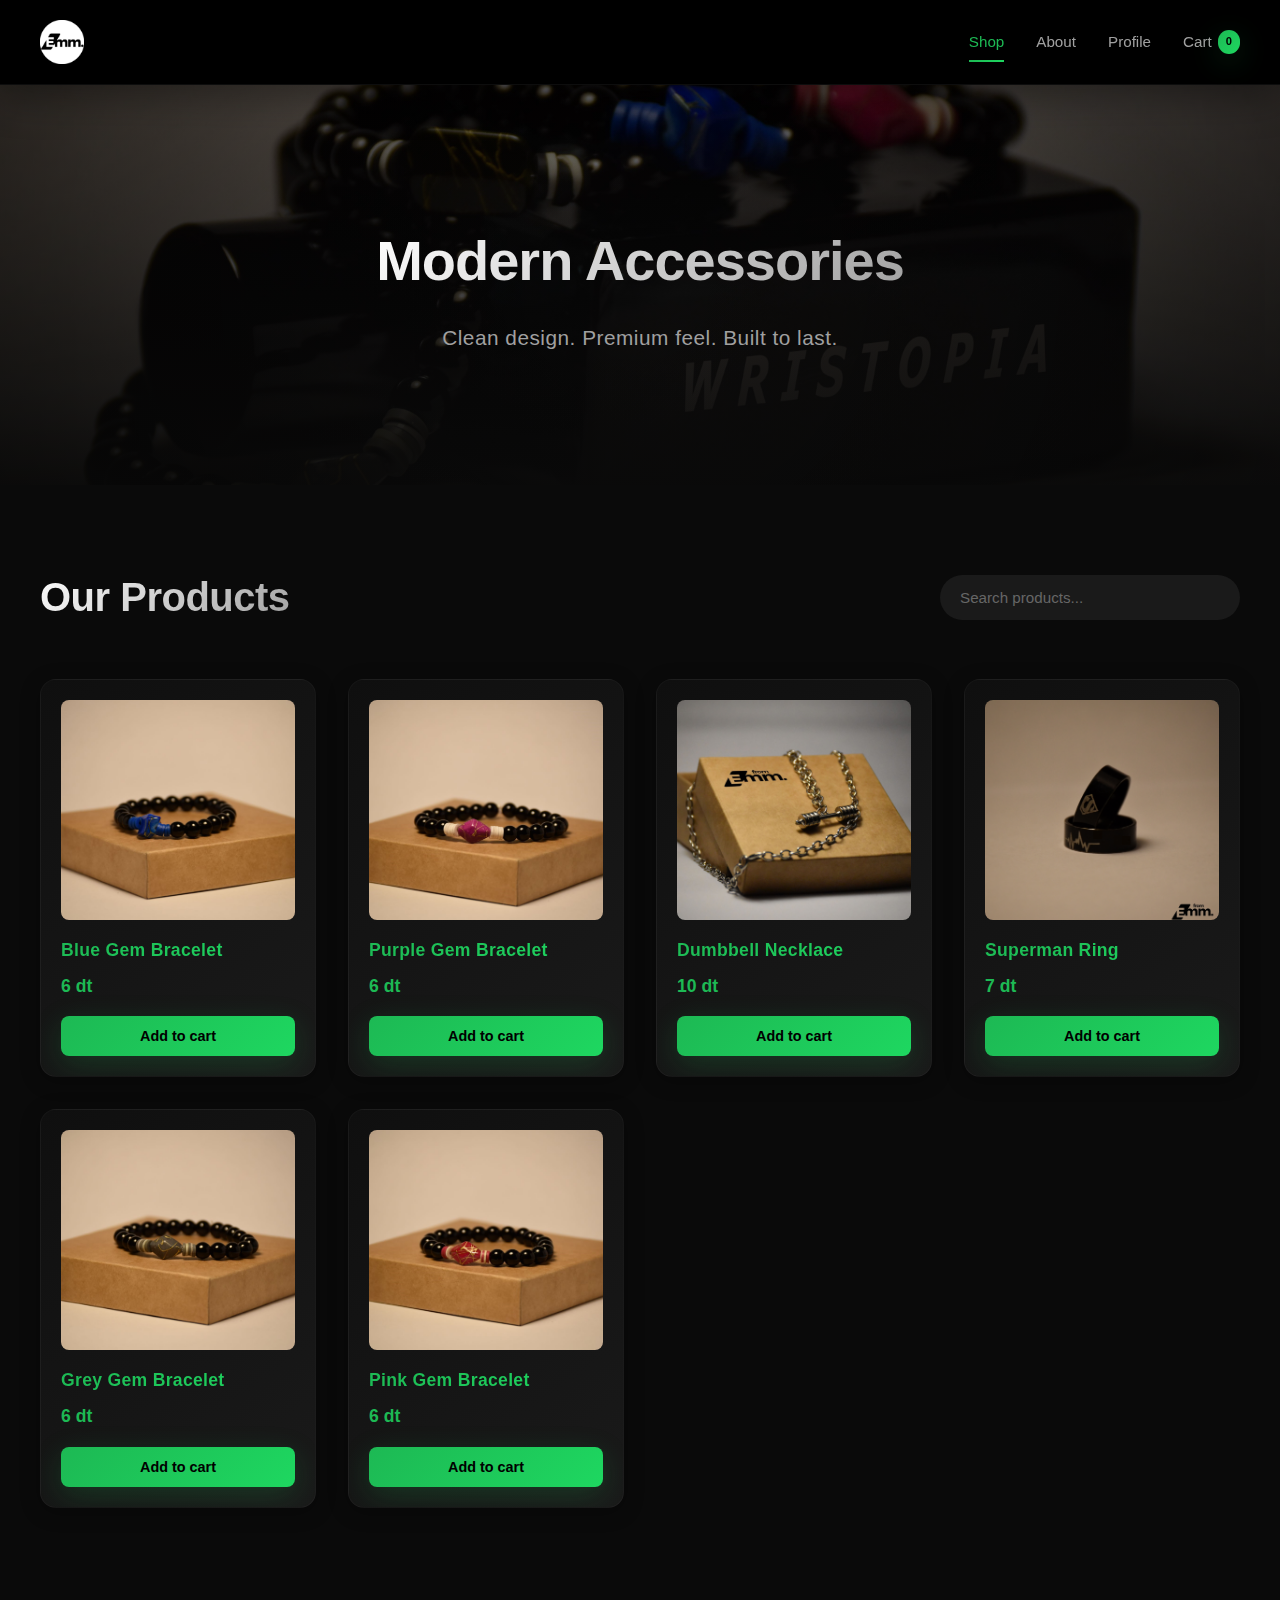
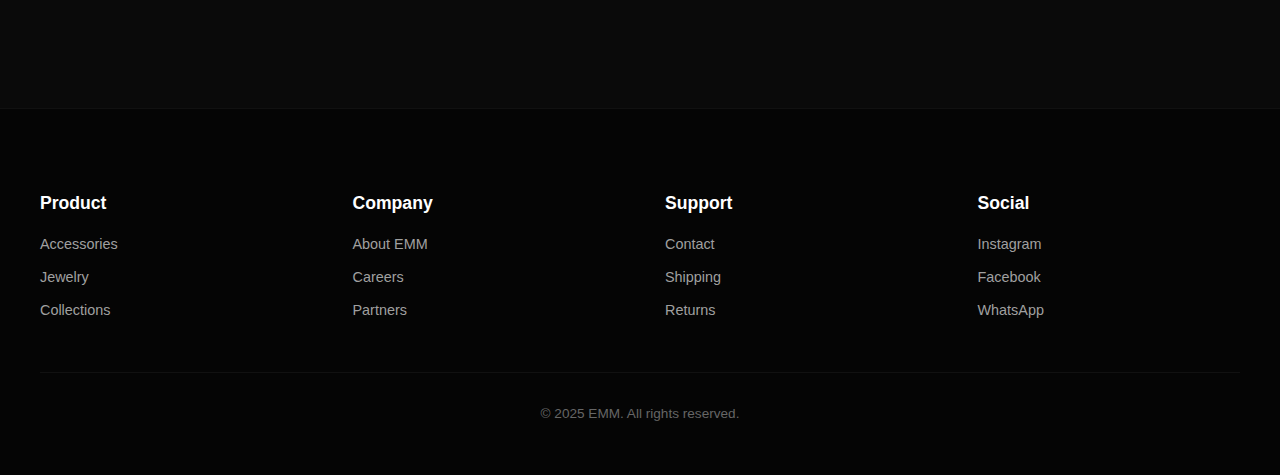
<file: index.html>
<!DOCTYPE html>
<html lang="en">
<head>
  <!-- =====================
       META
  ====================== -->
  <meta charset="UTF-8" />
  <meta name="viewport" content="width=device-width, initial-scale=1.0" />
  <title>EMM — Modern Accessories Store</title>

  <!-- =====================
       STYLES & SCRIPTS
  ====================== -->
  <link rel="stylesheet" href="css/style.css" />
  <script src="js/app.js" defer></script>

  <!-- =====================
       SEO
  ====================== -->
  <meta name="description" content="EMM — modern accessories, bracelets, rings and jewelry." />
</head>

<body>

<!-- =====================
     HEADER
====================== -->
<header class="site-header">
  <div class="header-left">
    <img src="images/emm.png" alt="EMM Logo" class="logo" />
  </div>

  <nav class="main-nav">
    <a href="index.html" class="active">Shop</a>
    <a href="contact.html">About</a>
    <a href="profile.html">Profile</a>
    <a href="cart.html" class="cart-link">
      Cart
      <span id="cart-count" class="cart-count">0</span>
    </a>
  </nav>
</header>

<!-- =====================
     HERO
====================== -->
<section class="hero">
  <div class="hero-content">
    <h1>Modern Accessories</h1>
    <p>Clean design. Premium feel. Built to last.</p>
  </div>
</section>

<!-- =====================
     MAIN CONTENT
====================== -->
<main class="container">

  <!-- =====================
       SHOP HEADER
  ====================== -->
  <section class="shop-header">
    <h2>Our Products</h2>

    <input
      type="text"
      id="search-input"
      placeholder="Search products..."
      aria-label="Search products"
    />
  </section>

  <!-- =====================
       PRODUCTS GRID
  ====================== -->
  <section
    id="products"
    class="products-grid"
    aria-live="polite"
  >
    <!-- Products rendered by JS -->
  </section>

</main>

<!-- =====================
     FOOTER
====================== -->
<footer class="site-footer">
  <div class="footer-grid">

    <div>
      <h4>Product</h4>
      <p>Accessories</p>
      <p>Jewelry</p>
      <p>Collections</p>
    </div>

    <div>
      <h4>Company</h4>
      <p>About EMM</p>
      <p>Careers</p>
      <p>Partners</p>
    </div>

    <div>
      <h4>Support</h4>
      <p>Contact</p>
      <p>Shipping</p>
      <p>Returns</p>
    </div>

    <div>
      <h4>Social</h4>
      <p>Instagram</p>
      <p>Facebook</p>
      <p>WhatsApp</p>
    </div>

  </div>

  <p class="copyright">
    © 2025 EMM. All rights reserved.
  </p>
</footer>

</body>
</html>
</file>
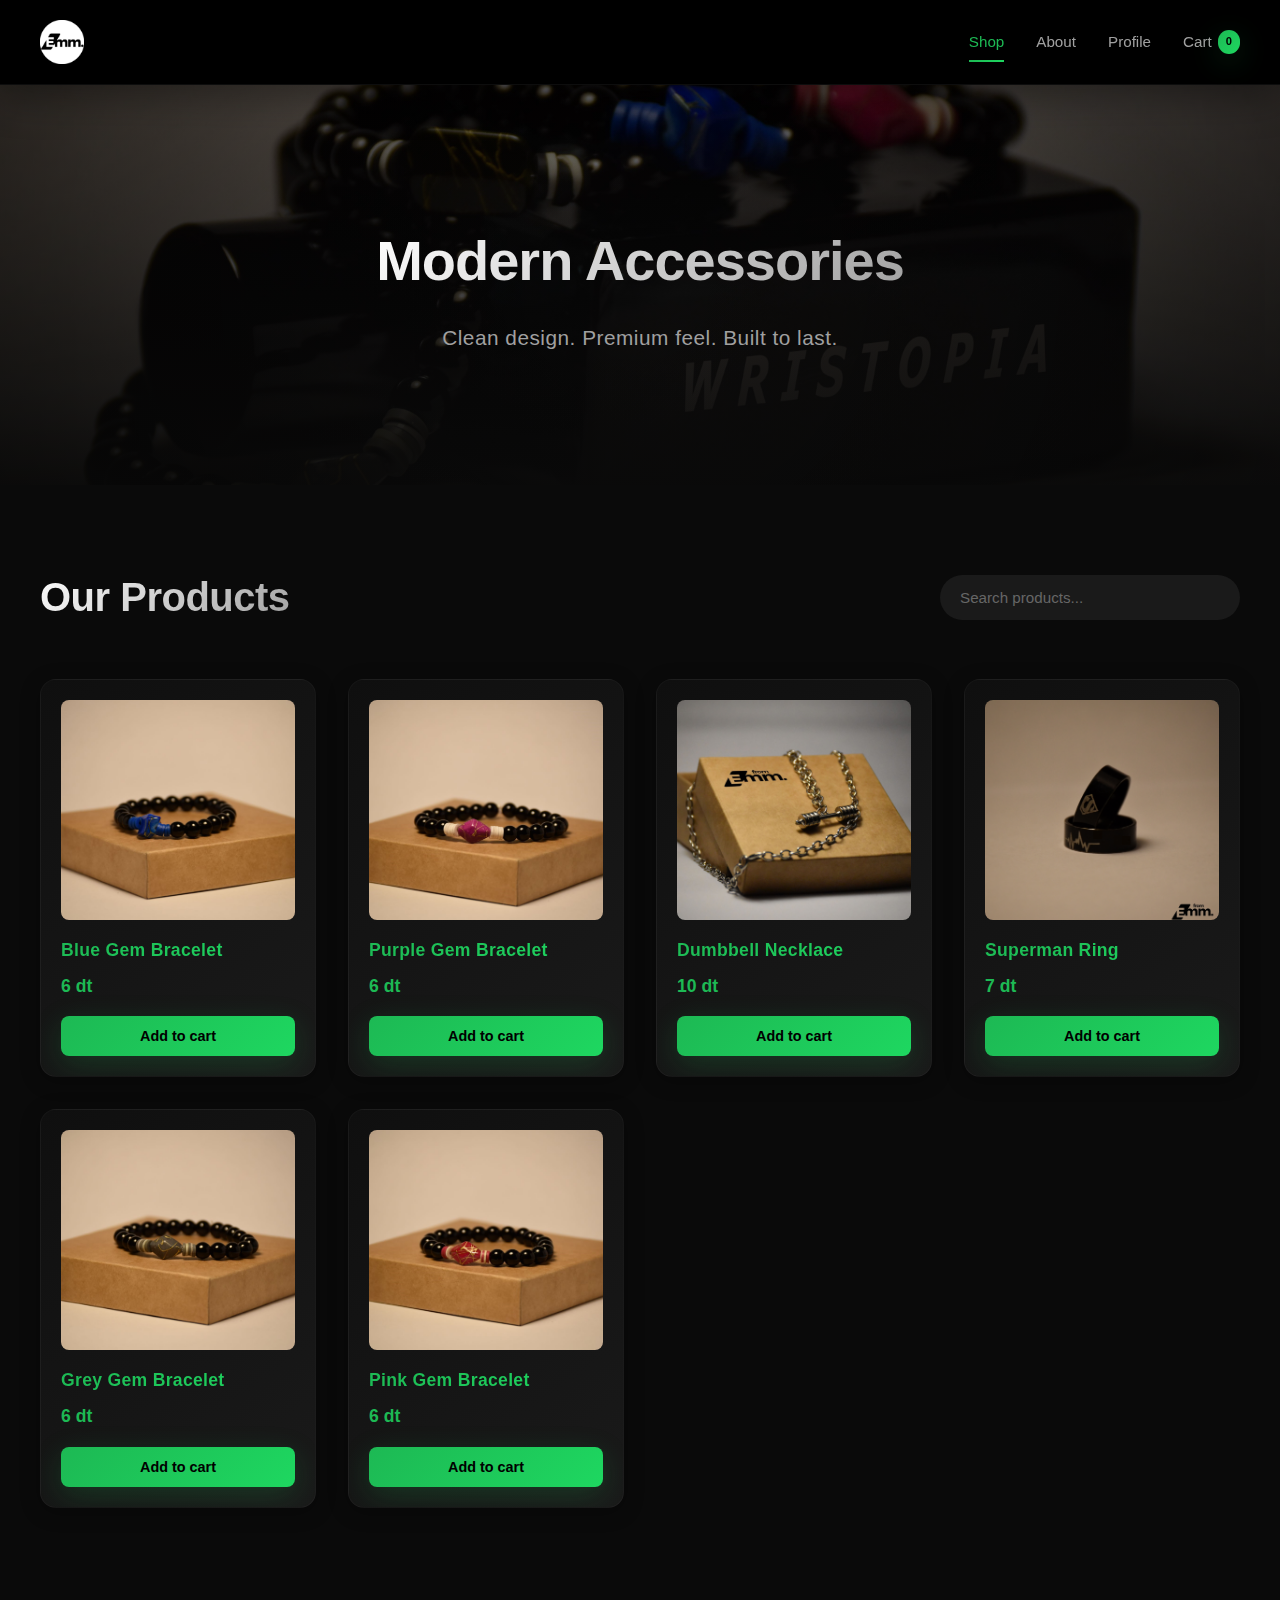
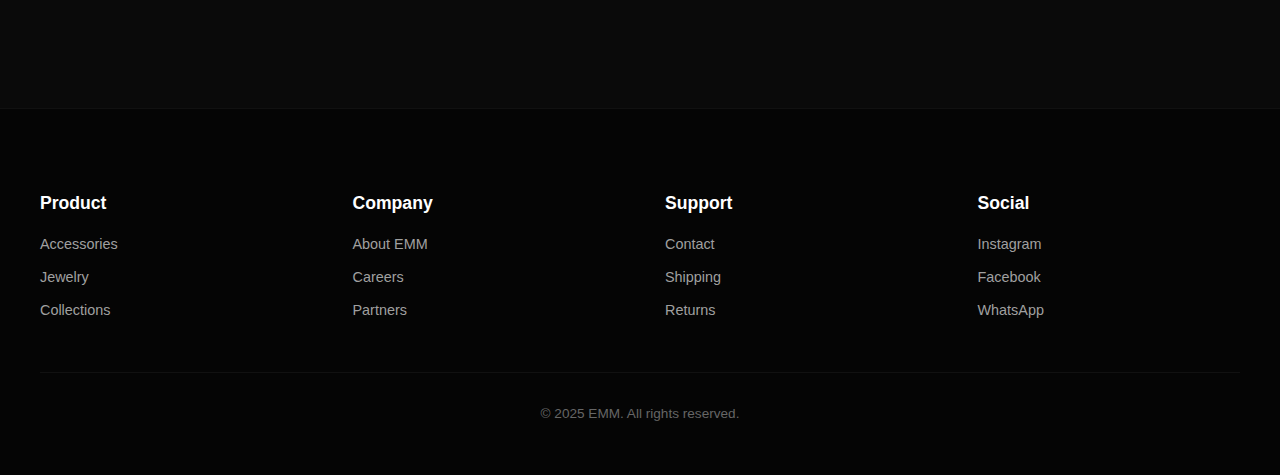
<file: admin.html>
<!DOCTYPE html>
<html lang="en">
<head>
  <meta charset="UTF-8">
  <meta name="viewport" content="width=device-width, initial-scale=1.0">
  <title>EMM — Admin</title>

  <link rel="stylesheet" href="css/style.css">
  <script src="js/app.js" defer></script>
</head>

<body>

<header class="site-header">
  <div class="header-left">
    <span class="brand-name">EMM Admin</span>
  </div>

  <nav class="main-nav">
    <a href="index.html">Shop</a>
    <a href="profile.html">Profile</a>
    <a href="#" onclick="logout()">Logout</a>
  </nav>
</header>

<main class="container">

  <section class="shop-header">
    <h2>Admin Dashboard</h2>
  </section>

  <!-- ================= PRODUCTS ================= -->
  <section>
    <h3>Products</h3>

    <div class="admin-form">
      <input id="new-name" placeholder="Product name">
      <input id="new-price" type="number" placeholder="Price">
      <input id="new-image" placeholder="Image path (images/...)">
      <button onclick="addProduct()">Add Product</button>
    </div>

    <div id="admin-products"></div>
  </section>

  <!-- ================= ORDERS ================= -->
  <section style="margin-top:40px;">
    <h3>Orders</h3>
    <div id="admin-orders"></div>
  </section>

</main>

<script>
  document.addEventListener("DOMContentLoaded", () => {
    if (!isAdmin()) {
      alert("Access denied")
      location.href = "index.html"
    } else {
      renderAdminProducts()
      renderAdminOrders()
    }
  })
</script>


</body>
</html>
</file>
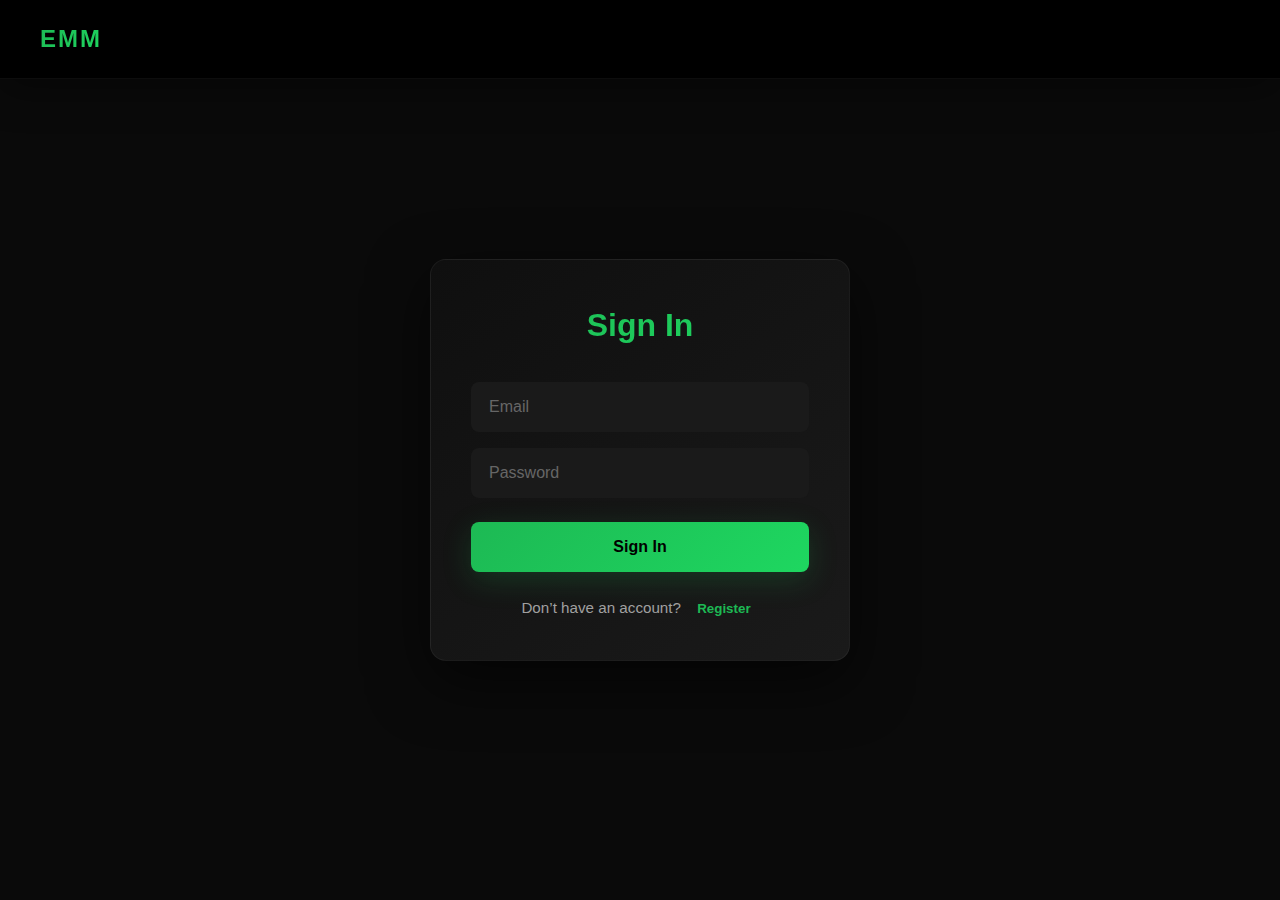
<file: auth.html>
<!DOCTYPE html>
<html lang="en">
<head>
  <meta charset="UTF-8" />
  <meta name="viewport" content="width=device-width, initial-scale=1.0" />
  <title>EMM — Sign In</title>

  <link rel="stylesheet" href="css/style.css" />
  <script src="js/app.js" defer></script>
</head>

<body>

<header class="site-header">
  <div class="header-left">
    <span class="brand-name">EMM</span>
  </div>
</header>

<main class="container">

  <section class="auth-box">
    <h2 id="auth-title">Sign In</h2>

    <form id="auth-form">
      <input type="text" id="auth-name" placeholder="Name" hidden />
      <input type="email" id="auth-email" placeholder="Email" required />
      <input type="password" id="auth-password" placeholder="Password" required />

      <button type="submit" id="auth-submit">Sign In</button>
    </form>

    <p class="auth-switch">
      <span id="auth-text">Don’t have an account?</span>
      <button onclick="toggleAuthMode()">Register</button>
    </p>
  </section>

</main>

</body>
</html>
</file>
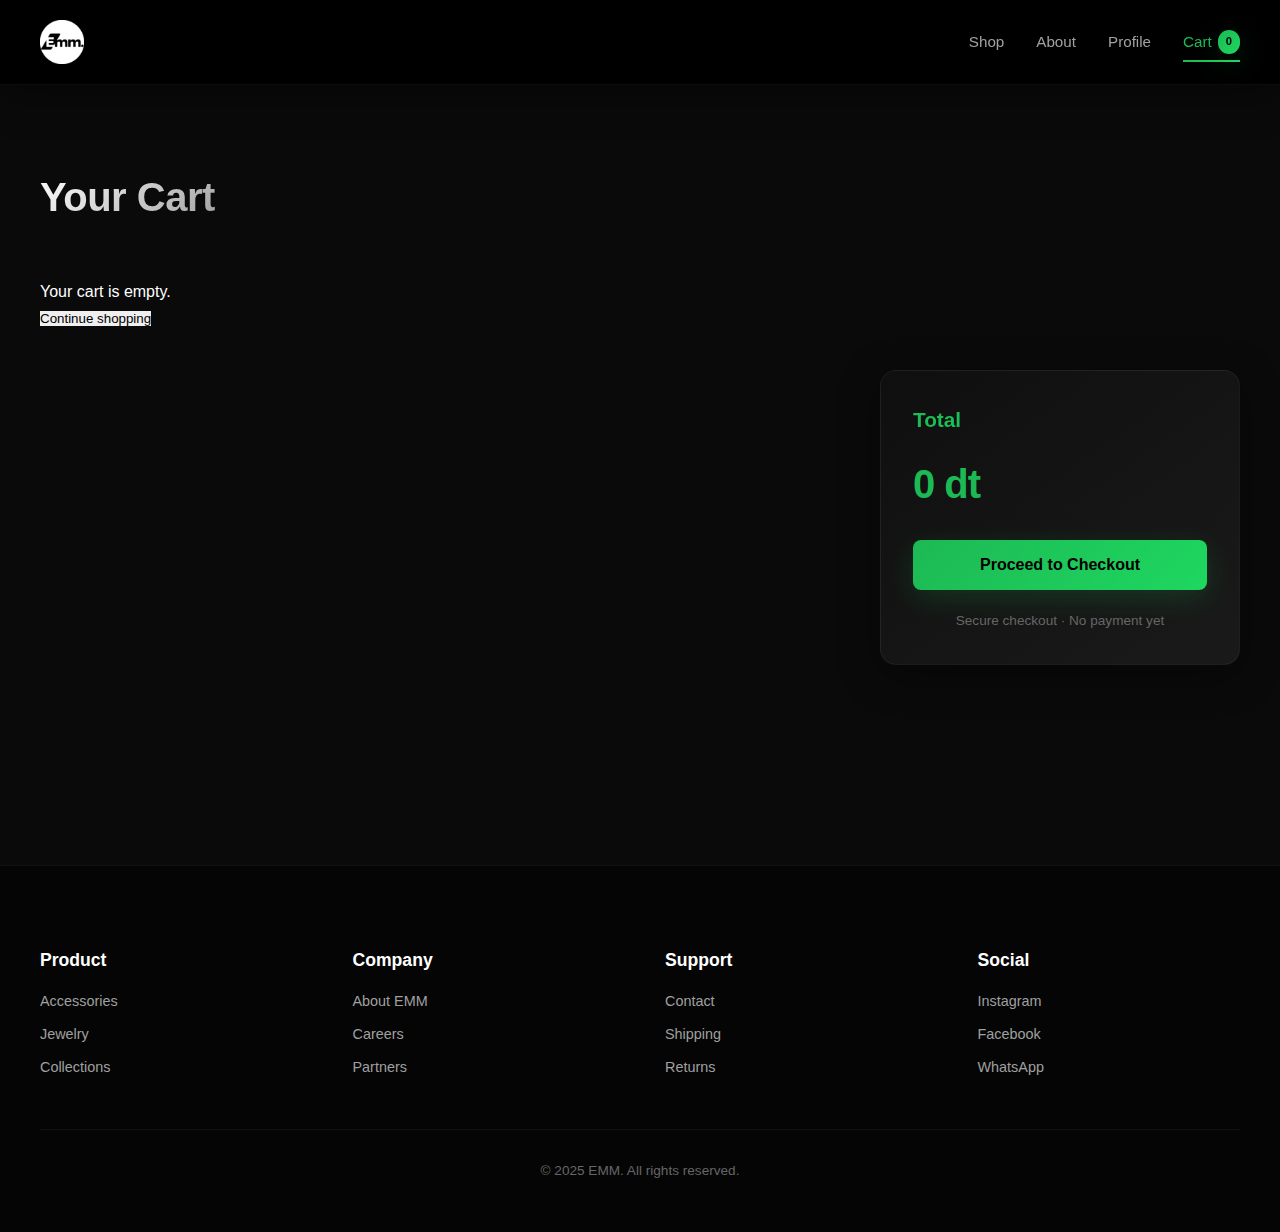
<file: cart.html>
<!DOCTYPE html>
<html lang="en">
<head>
  <!-- =====================
       META
  ====================== -->
  <meta charset="UTF-8" />
  <meta name="viewport" content="width=device-width, initial-scale=1.0" />
  <title>EMM — Your Cart</title>

  <!-- =====================
       STYLES & SCRIPTS
  ====================== -->
  <link rel="stylesheet" href="css/style.css" />
  <script src="js/app.js" defer></script>
</head>

<body>

<!-- =====================
     HEADER
====================== -->
<header class="site-header">
  <div class="header-left">
    <img src="images/emm.png" alt="EMM Logo" class="logo" />
  </div>

  <nav class="main-nav">
    <a href="index.html">Shop</a>
    <a href="contact.html">About</a>
    <a href="profile.html">Profile</a>
    <a href="cart.html" class="active cart-link">
      Cart
      <span id="cart-count" class="cart-count">0</span>
    </a>
  </nav>
</header>

<!-- =====================
     MAIN CONTENT
====================== -->
<main class="container">

  <!-- ===== PAGE TITLE ===== -->
  <section class="shop-header">
    <h2>Your Cart</h2>
  </section>

  <!-- ===== CART ITEMS ===== -->
  <section id="cart-items" aria-live="polite">
    <!-- Cart rows rendered by JS -->
  </section>

  <!-- ===== CART SUMMARY ===== -->
  <section class="cart-summary">
    <div class="summary-box">
      <h3>Total</h3>
      <p class="total-price">
        <span id="total">0 dt</span>
      </p>

      <button class="checkout-btn" onclick="checkout()">
        Proceed to Checkout
      </button>

      <p class="checkout-note">
        Secure checkout · No payment yet
      </p>
    </div>
  </section>

</main>

<!-- =====================
     FOOTER
====================== -->
<footer class="site-footer">
  <div class="footer-grid">

    <div>
      <h4>Product</h4>
      <p>Accessories</p>
      <p>Jewelry</p>
      <p>Collections</p>
    </div>

    <div>
      <h4>Company</h4>
      <p>About EMM</p>
      <p>Careers</p>
      <p>Partners</p>
    </div>

    <div>
      <h4>Support</h4>
      <p>Contact</p>
      <p>Shipping</p>
      <p>Returns</p>
    </div>

    <div>
      <h4>Social</h4>
      <p>Instagram</p>
      <p>Facebook</p>
      <p>WhatsApp</p>
    </div>

  </div>

  <p class="copyright">
    © 2025 EMM. All rights reserved.
  </p>
</footer>

</body>
</html>
</file>
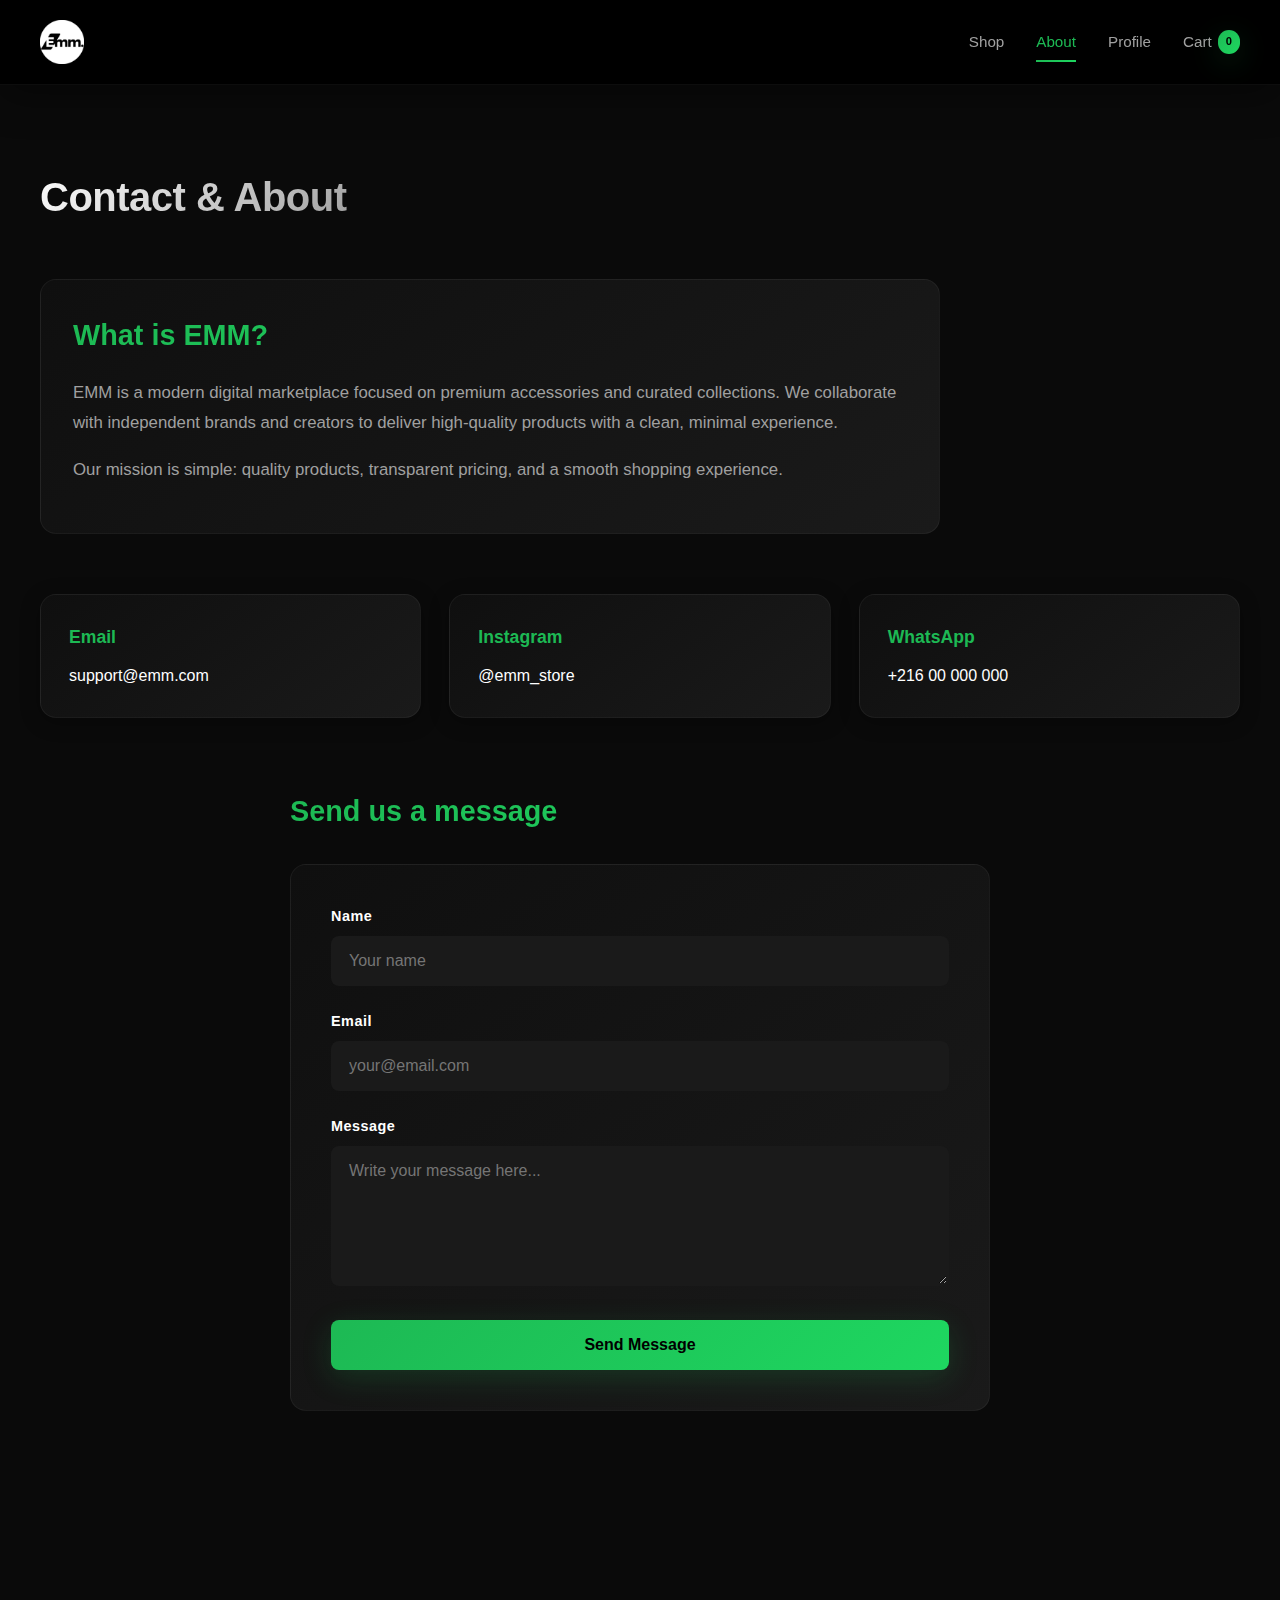
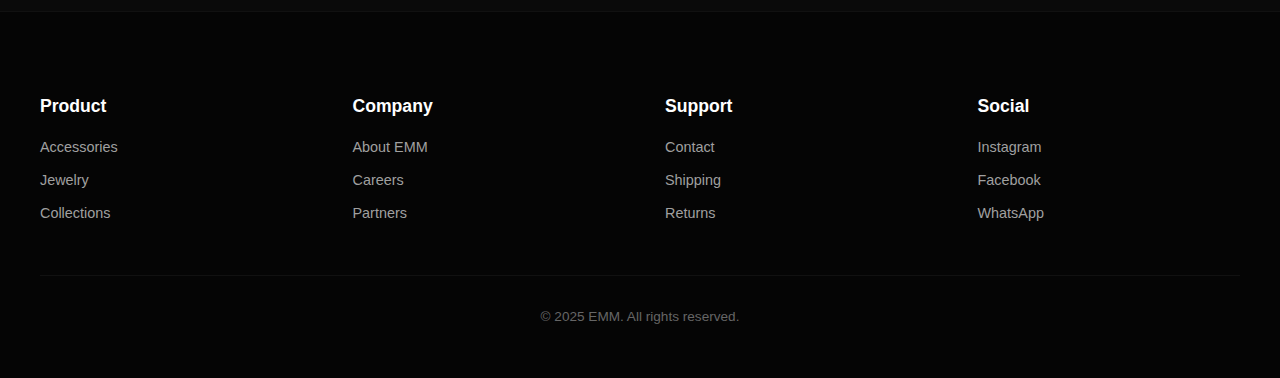
<file: contact.html>
<!DOCTYPE html>
<html lang="en">
<head>
  <!-- =====================
       META
  ====================== -->
  <meta charset="UTF-8" />
  <meta name="viewport" content="width=device-width, initial-scale=1.0" />
  <title>EMM — Contact Us</title>

  <!-- =====================
       STYLES & SCRIPTS
  ====================== -->
  <link rel="stylesheet" href="css/style.css" />
  <script src="js/app.js" defer></script>
</head>

<body>

<!-- =====================
     HEADER
====================== -->
<header class="site-header">
  <div class="header-left">
    <img src="images/emm.png" alt="EMM Logo" class="logo" />
  </div>

  <nav class="main-nav">
    <a href="index.html">Shop</a>
    <a href="contact.html" class="active">About</a>
    <a href="profile.html">Profile</a>
    <a href="cart.html" class="cart-link">
      Cart
      <span id="cart-count" class="cart-count">0</span>
    </a>
  </nav>
</header>

<!-- =====================
     MAIN CONTENT
====================== -->
<main class="container">

  <!-- ===== PAGE TITLE ===== -->
  <section class="shop-header">
    <h2>Contact & About</h2>
  </section>

  <!-- =====================
       ABOUT SECTION
  ====================== -->
  <section class="about-section">
    <h3>What is EMM?</h3>
    <p>
      EMM is a modern digital marketplace focused on premium accessories and
      curated collections. We collaborate with independent brands and creators
      to deliver high-quality products with a clean, minimal experience.
    </p>

    <p>
      Our mission is simple: quality products, transparent pricing, and a
      smooth shopping experience.
    </p>
  </section>

  <!-- =====================
       CONTACT INFO
  ====================== -->
  <section class="contact-info">
    <div class="info-card">
      <h4>Email</h4>
      <p>support@emm.com</p>
    </div>

    <div class="info-card">
      <h4>Instagram</h4>
      <p>@emm_store</p>
    </div>

    <div class="info-card">
      <h4>WhatsApp</h4>
      <p>+216 00 000 000</p>
    </div>
  </section>

  <!-- =====================
       CONTACT FORM
  ====================== -->
  <section class="contact-form-section">
    <h3>Send us a message</h3>

    <form class="contact-form" onsubmit="event.preventDefault(); notify('Message sent'); this.reset();">

      <div class="form-group">
        <label for="name">Name</label>
        <input
          id="name"
          type="text"
          placeholder="Your name"
          required
        />
      </div>

      <div class="form-group">
        <label for="email">Email</label>
        <input
          id="email"
          type="email"
          placeholder="your@email.com"
          required
        />
      </div>

      <div class="form-group">
        <label for="message">Message</label>
        <textarea
          id="message"
          rows="5"
          placeholder="Write your message here..."
          required
        ></textarea>
      </div>

      <button type="submit" class="submit-btn">
        Send Message
      </button>

    </form>
  </section>

</main>

<!-- =====================
     FOOTER
====================== -->
<footer class="site-footer">
  <div class="footer-grid">

    <div>
      <h4>Product</h4>
      <p>Accessories</p>
      <p>Jewelry</p>
      <p>Collections</p>
    </div>

    <div>
      <h4>Company</h4>
      <p>About EMM</p>
      <p>Careers</p>
      <p>Partners</p>
    </div>

    <div>
      <h4>Support</h4>
      <p>Contact</p>
      <p>Shipping</p>
      <p>Returns</p>
    </div>

    <div>
      <h4>Social</h4>
      <p>Instagram</p>
      <p>Facebook</p>
      <p>WhatsApp</p>
    </div>

  </div>

  <p class="copyright">
    © 2025 EMM. All rights reserved.
  </p>
</footer>

</body>
</html>
</file>
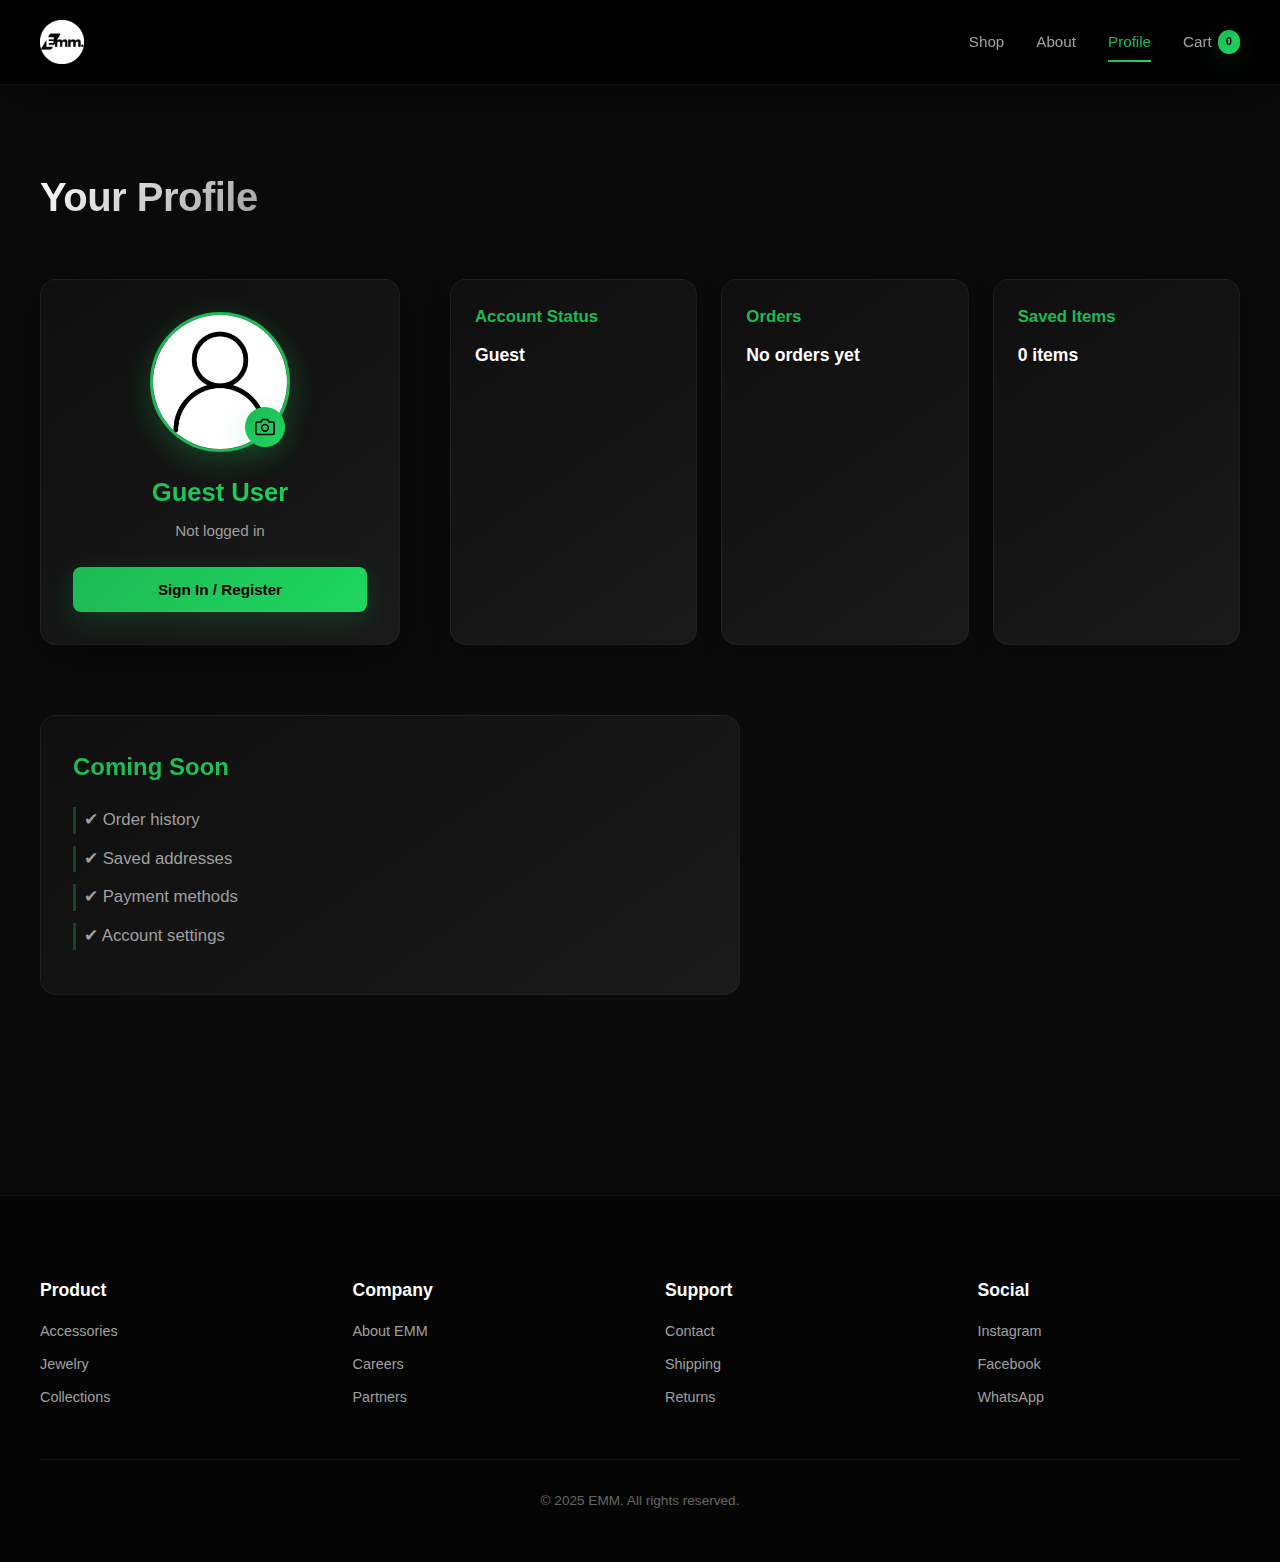
<file: profile.html>
<!DOCTYPE html>
<html lang="en">
<head>
  <!-- =====================
       META
  ====================== -->
  <meta charset="UTF-8" />
  <meta name="viewport" content="width=device-width, initial-scale=1.0" />
  <title>EMM — Profile</title>

  <!-- =====================
       STYLES & SCRIPTS
  ====================== -->
  <link rel="stylesheet" href="css/style.css" />
  <script src="js/app.js" defer></script>
</head>

<body>

<!-- =====================
     HEADER
====================== -->
<header class="site-header">
  <div class="header-left">
    <img src="images/emm.png" alt="EMM Logo" class="logo" />
  </div>

  <nav class="main-nav">
    <a href="index.html">Shop</a>
    <a href="contact.html">About</a>
    <a href="profile.html" class="active">Profile</a>
    <a href="cart.html" class="cart-link">
      Cart
      <span id="cart-count" class="cart-count">0</span>
    </a>
  </nav>
</header>

<!-- =====================
     MAIN CONTENT
====================== -->
<main class="container">

  <!-- ===== PAGE HEADER ===== -->
  <section class="shop-header">
    <h2>Your Profile</h2>
  </section>

  <!-- =====================
       PROFILE OVERVIEW
  ====================== -->
  <section class="profile-overview">

    <div class="profile-card">
      <div class="profile-avatar-container">
        <img
          src="images/profile-placeholder.png"
          alt="Profile picture"
          class="profile-avatar"
          id="profile-avatar"
        />
        <label for="avatar-upload" class="avatar-upload-label" title="Upload profile picture">
          <svg width="20" height="20" viewBox="0 0 24 24" fill="none" stroke="currentColor" stroke-width="2">
            <path d="M23 19a2 2 0 0 1-2 2H3a2 2 0 0 1-2-2V8a2 2 0 0 1 2-2h4l2-3h6l2 3h4a2 2 0 0 1 2 2z"></path>
            <circle cx="12" cy="13" r="4"></circle>
          </svg>
        </label>
        <input
          type="file"
          id="avatar-upload"
          accept="image/*"
          style="display: none;"
        />
      </div>

      <h3 class="profile-name">Guest User</h3>
      <p class="profile-email">Not logged in</p>

      <button class="profile-action-btn">
        Sign In / Register
      </button>
    </div>

    <!-- =====================
         ACCOUNT INFO
    ====================== -->
    <div class="profile-info">

      <div class="info-block">
        <h4>Account Status</h4>
        <p>Guest</p>
      </div>

      <div class="info-block">
        <h4>Orders</h4>
        <p>No orders yet</p>
      </div>

      <div class="info-block">
        <h4>Saved Items</h4>
        <p>0 items</p>
      </div>

    </div>

  </section>

  <!-- =====================
       FUTURE FEATURES
  ====================== -->
  <section class="profile-features">
    <h3>Coming Soon</h3>

    <ul>
      <li>✔ Order history</li>
      <li>✔ Saved addresses</li>
      <li>✔ Payment methods</li>
      <li>✔ Account settings</li>
    </ul>
  </section>

</main>

<!-- =====================
     FOOTER
====================== -->
<footer class="site-footer">
  <div class="footer-grid">

    <div>
      <h4>Product</h4>
      <p>Accessories</p>
      <p>Jewelry</p>
      <p>Collections</p>
    </div>

    <div>
      <h4>Company</h4>
      <p>About EMM</p>
      <p>Careers</p>
      <p>Partners</p>
    </div>

    <div>
      <h4>Support</h4>
      <p>Contact</p>
      <p>Shipping</p>
      <p>Returns</p>
    </div>

    <div>
      <h4>Social</h4>
      <p>Instagram</p>
      <p>Facebook</p>
      <p>WhatsApp</p>
    </div>

  </div>

  <p class="copyright">
    © 2025 EMM. All rights reserved.
  </p>
</footer>

</body>
</html>
</file>
<file: css/style.css>
/* =========================================================
   RESET & BASE
========================================================= */

*,
*::before,
*::after {
  box-sizing: border-box;
  margin: 0;
  padding: 0;
}

:root {
  --bg-main: #0a0a0a;
  --bg-card: #0f0f0f;
  --bg-header: #000000;
  --bg-footer: #050505;
  --bg-input: #1a1a1a;

  --text-main: #ffffff;
  --text-muted: #a0a0a0;
  --text-dim: #666666;

  --accent: #1db954; /* premium green */
  --accent-hover: #1ed760;
  --accent-dark: #169c46;
  
  --gradient-primary: linear-gradient(135deg, #1db954 0%, #1ed760 100%);
  --gradient-card: linear-gradient(145deg, #0f0f0f 0%, #1a1a1a 100%);
  --gradient-hero: linear-gradient(to bottom, rgba(0,0,0,0.5), rgba(10,10,10,0.95));

  --radius-sm: 8px;
  --radius-md: 16px;
  --radius-lg: 24px;
  --radius-full: 999px;

  --shadow-soft: 0 4px 20px rgba(0,0,0,0.3);
  --shadow-medium: 0 10px 40px rgba(0,0,0,0.4);
  --shadow-strong: 0 20px 60px rgba(0,0,0,0.6);
  --shadow-accent: 0 8px 30px rgba(29, 185, 84, 0.2);
  
  --transition-fast: 0.15s cubic-bezier(0.4, 0, 0.2, 1);
  --transition-base: 0.25s cubic-bezier(0.4, 0, 0.2, 1);
  --transition-slow: 0.4s cubic-bezier(0.4, 0, 0.2, 1);
}

html {
  font-size: 16px;
  scroll-behavior: smooth;
}

body {
  font-family: -apple-system, BlinkMacSystemFont, "Segoe UI", Roboto, 
               "Helvetica Neue", Arial, sans-serif;
  background-color: var(--bg-main);
  color: var(--text-main);
  line-height: 1.6;
  -webkit-font-smoothing: antialiased;
  -moz-osx-font-smoothing: grayscale;
}

/* =========================================================
   LINKS & BUTTONS
========================================================= */

a {
  color: inherit;
  text-decoration: none;
  transition: color var(--transition-fast);
}

button {
  font-family: inherit;
  border: none;
  cursor: pointer;
  transition: all var(--transition-base);
}

button:focus-visible,
a:focus-visible,
input:focus-visible,
textarea:focus-visible {
  outline: 2px solid var(--accent);
  outline-offset: 3px;
  border-radius: var(--radius-sm);
}

button:disabled {
  opacity: 0.5;
  cursor: not-allowed;
}

/* =========================================================
   HEADER
========================================================= */

.site-header {
  background: rgba(0, 0, 0, 0.95);
  backdrop-filter: blur(10px);
  padding: 20px 40px;
  display: flex;
  align-items: center;
  justify-content: space-between;
  box-shadow: var(--shadow-medium);
  position: sticky;
  top: 0;
  z-index: 1000;
  border-bottom: 1px solid rgba(255, 255, 255, 0.05);
}

.header-left {
  display: flex;
  align-items: center;
  gap: 14px;
}

.logo {
  width: 44px;
  height: 44px;
  border-radius: var(--radius-sm);
  transition: transform var(--transition-base);
}

.logo:hover {
  transform: scale(1.05);
}

.brand-name {
  font-size: 1.5rem;
  font-weight: 800;
  letter-spacing: 2px;
  background: var(--gradient-primary);
  -webkit-background-clip: text;
  -webkit-text-fill-color: transparent;
  background-clip: text;
}

.main-nav {
  display: flex;
  align-items: center;
  gap: 32px;
}

.main-nav a {
  font-size: 0.95rem;
  font-weight: 500;
  color: var(--text-muted);
  position: relative;
  padding: 8px 0;
}

.main-nav a::after {
  content: '';
  position: absolute;
  bottom: 0;
  left: 0;
  width: 0;
  height: 2px;
  background: var(--gradient-primary);
  transition: width var(--transition-base);
}

.main-nav a:hover {
  color: var(--text-main);
}

.main-nav a:hover::after,
.main-nav a.active::after {
  width: 100%;
}

.main-nav a.active {
  color: var(--accent);
}

.cart-link {
  position: relative;
  display: flex;
  align-items: center;
  gap: 6px;
}

.cart-count {
  background: var(--gradient-primary);
  color: #000;
  font-size: 0.7rem;
  font-weight: 800;
  padding: 3px 8px;
  border-radius: var(--radius-full);
  min-width: 20px;
  text-align: center;
  box-shadow: var(--shadow-accent);
  animation: pulse 2s ease-in-out infinite;
}

@keyframes pulse {
  0%, 100% { transform: scale(1); }
  50% { transform: scale(1.05); }
}

/* =========================================================
   HERO SECTION
========================================================= */

.hero {
  min-height: 400px;
  background: var(--gradient-hero),
              url("../images/wallpaper1.JPG") center / cover no-repeat;
  display: flex;
  align-items: center;
  justify-content: center;
  text-align: center;
  position: relative;
  overflow: hidden;
}

.hero::before {
  content: '';
  position: absolute;
  inset: 0;
  background: radial-gradient(circle at center, transparent 0%, rgba(0,0,0,0.4) 100%);
}

.hero-content {
  position: relative;
  z-index: 1;
  animation: fadeInUp 0.8s ease-out;
}

.hero-content h1 {
  font-size: 3.5rem;
  font-weight: 900;
  margin-bottom: 16px;
  letter-spacing: -1px;
  background: linear-gradient(135deg, #ffffff 0%, #a0a0a0 100%);
  -webkit-background-clip: text;
  -webkit-text-fill-color: transparent;
  background-clip: text;
}

.hero-content p {
  font-size: 1.3rem;
  color: var(--text-muted);
  font-weight: 300;
  letter-spacing: 0.5px;
}

@keyframes fadeInUp {
  from {
    opacity: 0;
    transform: translateY(30px);
  }
  to {
    opacity: 1;
    transform: translateY(0);
  }
}

/* =========================================================
   LAYOUT CONTAINER
========================================================= */

.container {
  max-width: 1280px;
  margin: 0 auto;
  padding: 80px 40px;
}

@media (max-width: 768px) {
  .container {
    padding: 40px 20px;
  }
}

/* =========================================================
   SHOP HEADER
========================================================= */

.shop-header {
  display: flex;
  justify-content: space-between;
  align-items: center;
  margin-bottom: 50px;
  gap: 24px;
}

.shop-header h2 {
  font-size: 2.5rem;
  font-weight: 800;
  letter-spacing: -0.5px;
  background: linear-gradient(135deg, #ffffff 0%, #a0a0a0 100%);
  -webkit-background-clip: text;
  -webkit-text-fill-color: transparent;
  background-clip: text;
}

#search-input {
  width: 300px;
  padding: 12px 18px;
  border-radius: var(--radius-full);
  border: 2px solid transparent;
  background-color: var(--bg-input);
  color: var(--text-main);
  font-size: 0.95rem;
  transition: all var(--transition-base);
}

#search-input:hover {
  background-color: #222;
}

#search-input:focus {
  border-color: var(--accent);
  background-color: #1a1a1a;
  box-shadow: var(--shadow-accent);
}

#search-input::placeholder {
  color: var(--text-dim);
}

/* =========================================================
   PRODUCTS GRID
========================================================= */

.products-grid {
  display: grid;
  grid-template-columns: repeat(auto-fill, minmax(260px, 1fr));
  gap: 32px;
  animation: fadeIn 0.5s ease-out;
}

@keyframes fadeIn {
  from { opacity: 0; }
  to { opacity: 1; }
}

/* =========================================================
   PRODUCT CARD
========================================================= */

.card {
  background: var(--gradient-card);
  border-radius: var(--radius-md);
  padding: 20px;
  box-shadow: var(--shadow-soft);
  display: flex;
  flex-direction: column;
  transition: all var(--transition-base);
  border: 1px solid rgba(255, 255, 255, 0.03);
  position: relative;
  overflow: hidden;
}

.card::before {
  content: '';
  position: absolute;
  inset: 0;
  background: radial-gradient(circle at top right, rgba(29, 185, 84, 0.05), transparent 70%);
  opacity: 0;
  transition: opacity var(--transition-base);
}

.card:hover {
  transform: translateY(-8px);
  box-shadow: var(--shadow-strong);
  border-color: rgba(29, 185, 84, 0.2);
}

.card:hover::before {
  opacity: 1;
}

.card img {
  width: 100%;
  height: 220px;
  object-fit: cover;
  border-radius: var(--radius-sm);
  margin-bottom: 16px;
  transition: transform var(--transition-slow);
}

.card:hover img {
  transform: scale(1.05);
}

.card h3 {
  font-size: 1.1rem;
  font-weight: 700;
  margin-bottom: 8px;
  color: var(--text-main);
  letter-spacing: 0.3px;
}

.card p {
  font-size: 1.1rem;
  color: var(--accent);
  margin-bottom: 16px;
  font-weight: 700;
}

.card button {
  margin-top: auto;
  background: var(--gradient-primary);
  color: #000;
  padding: 12px 20px;
  border-radius: var(--radius-sm);
  font-weight: 800;
  font-size: 0.9rem;
  box-shadow: var(--shadow-accent);
  position: relative;
  overflow: hidden;
}

.card button::before {
  content: '';
  position: absolute;
  inset: 0;
  background: linear-gradient(135deg, rgba(255,255,255,0.2), transparent);
  transform: translateX(-100%);
  transition: transform var(--transition-base);
}

.card button:hover {
  transform: scale(1.02);
  box-shadow: 0 10px 40px rgba(29, 185, 84, 0.3);
}

.card button:hover::before {
  transform: translateX(100%);
}

.card button:active {
  transform: scale(0.98);
}

/* =========================================================
   CART PAGE
========================================================= */

#cart-items {
  margin-bottom: 40px;
}

.cart-row {
  display: grid;
  grid-template-columns: 90px 1fr 100px 120px 50px;
  gap: 20px;
  align-items: center;
  padding: 20px;
  margin-bottom: 16px;
  background: var(--gradient-card);
  border-radius: var(--radius-md);
  border: 1px solid rgba(255, 255, 255, 0.05);
  transition: all var(--transition-base);
}

.cart-row:hover {
  border-color: rgba(29, 185, 84, 0.2);
  box-shadow: var(--shadow-soft);
}

.cart-row img {
  width: 80px;
  height: 80px;
  object-fit: cover;
  border-radius: var(--radius-sm);
}

.cart-row span {
  font-weight: 500;
}

.cart-row input[type="number"] {
  width: 80px;
  padding: 10px 12px;
  background-color: var(--bg-input);
  color: var(--text-main);
  border: 2px solid transparent;
  border-radius: var(--radius-sm);
  text-align: center;
  font-weight: 600;
  transition: all var(--transition-base);
}

.cart-row input[type="number"]:hover {
  background-color: #222;
}

.cart-row input[type="number"]:focus {
  border-color: var(--accent);
  box-shadow: var(--shadow-accent);
}

.cart-row button {
  background: rgba(255, 92, 92, 0.1);
  color: #ff5c5c;
  font-size: 1.4rem;
  width: 40px;
  height: 40px;
  border-radius: var(--radius-sm);
  display: flex;
  align-items: center;
  justify-content: center;
  transition: all var(--transition-base);
}

.cart-row button:hover {
  background: rgba(255, 92, 92, 0.2);
  transform: scale(1.1);
}

/* Cart Summary */
.cart-summary {
  display: flex;
  justify-content: flex-end;
  margin-top: 40px;
}

.summary-box {
  background: var(--gradient-card);
  border: 1px solid rgba(255, 255, 255, 0.05);
  border-radius: var(--radius-md);
  padding: 32px;
  min-width: 360px;
  box-shadow: var(--shadow-medium);
}

.summary-box h3 {
  font-size: 1.3rem;
  margin-bottom: 16px;
  color: var(--text-muted);
  font-weight: 600;
}

.total-price {
  font-size: 2.5rem;
  font-weight: 800;
  color: var(--accent);
  margin-bottom: 24px;
  letter-spacing: -1px;
}

.checkout-btn {
  width: 100%;
  background: var(--gradient-primary);
  color: #000;
  padding: 16px 24px;
  border-radius: var(--radius-sm);
  font-weight: 800;
  font-size: 1rem;
  box-shadow: var(--shadow-accent);
  margin-bottom: 12px;
  transition: all var(--transition-base);
}

.checkout-btn:hover {
  transform: translateY(-2px);
  box-shadow: 0 12px 40px rgba(29, 185, 84, 0.4);
}

.checkout-btn:active {
  transform: translateY(0);
}

.checkout-note {
  text-align: center;
  font-size: 0.85rem;
  color: var(--text-dim);
  margin-top: 8px;
}

/* =========================================================
   FOOTER
========================================================= */

.site-footer {
  background: var(--bg-footer);
  padding: 80px 40px 40px;
  margin-top: 120px;
  border-top: 1px solid rgba(255, 255, 255, 0.05);
}

.footer-grid {
  max-width: 1280px;
  margin: 0 auto 40px;
  display: grid;
  grid-template-columns: repeat(auto-fit, minmax(200px, 1fr));
  gap: 50px;
}

.site-footer h4 {
  margin-bottom: 16px;
  font-size: 1.1rem;
  font-weight: 700;
  color: var(--text-main);
}

.site-footer p {
  font-size: 0.9rem;
  color: var(--text-muted);
  margin-bottom: 10px;
  cursor: pointer;
  transition: color var(--transition-fast);
}

.site-footer p:hover {
  color: var(--accent);
}

.site-footer .copyright {
  text-align: center;
  font-size: 0.85rem;
  color: var(--text-dim);
  padding-top: 30px;
  border-top: 1px solid rgba(255, 255, 255, 0.05);
}

/* =========================================================
   RESPONSIVE DESIGN
========================================================= */

@media (max-width: 1024px) {
  .container {
    padding: 60px 30px;
  }
  
  .hero-content h1 {
    font-size: 3rem;
  }
  
  .products-grid {
    grid-template-columns: repeat(auto-fill, minmax(220px, 1fr));
    gap: 24px;
  }
}

@media (max-width: 768px) {
  .site-header {
    padding: 16px 24px;
    flex-wrap: wrap;
  }
  
  .main-nav {
    width: 100%;
    justify-content: space-around;
    gap: 16px;
    margin-top: 16px;
  }
  
  .main-nav a {
    font-size: 0.9rem;
  }
  
  .hero {
    min-height: 300px;
  }
  
  .hero-content h1 {
    font-size: 2.2rem;
  }
  
  .hero-content p {
    font-size: 1.1rem;
  }
  
  .container {
    padding: 40px 20px;
  }
  
  .shop-header {
    flex-direction: column;
    align-items: stretch;
    gap: 20px;
  }
  
  .shop-header h2 {
    font-size: 2rem;
  }
  
  #search-input {
    width: 100%;
  }
  
  .products-grid {
    grid-template-columns: repeat(auto-fill, minmax(160px, 1fr));
    gap: 20px;
  }
  
  .card {
    padding: 16px;
  }
  
  .card img {
    height: 180px;
  }
  
  .cart-row {
    grid-template-columns: 70px 1fr 80px 40px;
    grid-template-areas:
      "img name name remove"
      "qty qty price price";
    gap: 12px;
    padding: 16px;
  }
  
  .cart-row img {
    grid-area: img;
  }
  
  .cart-row span:nth-of-type(1) {
    grid-area: name;
  }
  
  .cart-row input {
    grid-area: qty;
  }
  
  .cart-row span:nth-of-type(2) {
    grid-area: price;
    text-align: right;
    font-size: 1.2rem;
  }
  
  .cart-row button {
    grid-area: remove;
  }
  
  .summary-box {
    min-width: 100%;
  }
  
  .profile-overview {
    grid-template-columns: 1fr;
    gap: 30px;
  }
  
  .footer-grid {
    grid-template-columns: repeat(2, 1fr);
    gap: 30px;
  }
  
  .auth-box {
    margin: 40px 20px;
    padding: 32px 24px;
  }
}

@media (max-width: 480px) {
  .hero-content h1 {
    font-size: 1.8rem;
  }
  
  .hero-content p {
    font-size: 1rem;
  }
  
  .brand-name {
    font-size: 1.3rem;
  }
  
  .products-grid {
    grid-template-columns: 1fr;
  }
  
  .card img {
    height: 200px;
  }
  
  .footer-grid {
    grid-template-columns: 1fr;
    gap: 24px;
  }
  
  .contact-form {
    padding: 28px 20px;
  }
}

/* =========================================================
   CONTACT PAGE
========================================================= */

.about-section {
  max-width: 900px;
  margin-bottom: 60px;
  padding: 32px;
  background: var(--gradient-card);
  border-radius: var(--radius-md);
  border: 1px solid rgba(255, 255, 255, 0.05);
}

.about-section h3 {
  font-size: 1.8rem;
  margin-bottom: 20px;
  font-weight: 800;
  background: var(--gradient-primary);
  -webkit-background-clip: text;
  -webkit-text-fill-color: transparent;
  background-clip: text;
}

.about-section p {
  color: var(--text-muted);
  margin-bottom: 16px;
  line-height: 1.8;
  font-size: 1.05rem;
}

.contact-info {
  display: grid;
  grid-template-columns: repeat(auto-fit, minmax(240px, 1fr));
  gap: 28px;
  margin-bottom: 70px;
}

.info-card {
  background: var(--gradient-card);
  border: 1px solid rgba(255, 255, 255, 0.05);
  padding: 28px;
  border-radius: var(--radius-md);
  box-shadow: var(--shadow-soft);
  transition: all var(--transition-base);
}

.info-card:hover {
  transform: translateY(-4px);
  border-color: rgba(29, 185, 84, 0.2);
  box-shadow: var(--shadow-medium);
}

.info-card h4 {
  margin-bottom: 12px;
  font-size: 1.1rem;
  font-weight: 700;
  color: var(--accent);
}

.info-card p {
  color: var(--text-main);
  font-weight: 500;
}

.contact-form-section {
  max-width: 700px;
  margin: 0 auto;
}

.contact-form-section h3 {
  font-size: 1.8rem;
  margin-bottom: 30px;
  font-weight: 800;
}

.contact-form {
  display: flex;
  flex-direction: column;
  gap: 24px;
  background: var(--gradient-card);
  padding: 40px;
  border-radius: var(--radius-md);
  border: 1px solid rgba(255, 255, 255, 0.05);
}

.form-group {
  display: flex;
  flex-direction: column;
  gap: 8px;
}

.form-group label {
  font-size: 0.9rem;
  font-weight: 600;
  color: var(--text-main);
  letter-spacing: 0.5px;
}

.form-group input,
.form-group textarea {
  background: var(--bg-input);
  border: 2px solid transparent;
  padding: 14px 16px;
  border-radius: var(--radius-sm);
  color: var(--text-main);
  font-size: 1rem;
  transition: all var(--transition-base);
  font-family: inherit;
}

.form-group input:hover,
.form-group textarea:hover {
  background: #222;
}

.form-group input:focus,
.form-group textarea:focus {
  border-color: var(--accent);
  box-shadow: var(--shadow-accent);
  background: var(--bg-input);
}

.form-group textarea {
  resize: vertical;
  min-height: 140px;
}

.submit-btn {
  margin-top: 10px;
  background: var(--gradient-primary);
  color: #000;
  padding: 16px 24px;
  border-radius: var(--radius-sm);
  font-weight: 800;
  font-size: 1rem;
  box-shadow: var(--shadow-accent);
  transition: all var(--transition-base);
}

.submit-btn:hover {
  transform: translateY(-2px);
  box-shadow: 0 12px 40px rgba(29, 185, 84, 0.4);
}

.submit-btn:active {
  transform: translateY(0);
}


/* =========================================================
   PROFILE PAGE
========================================================= */

.profile-overview {
  display: grid;
  grid-template-columns: 360px 1fr;
  gap: 50px;
  margin-bottom: 70px;
}

.profile-card {
  background: var(--gradient-card);
  border: 1px solid rgba(255, 255, 255, 0.05);
  padding: 32px;
  border-radius: var(--radius-md);
  box-shadow: var(--shadow-medium);
  text-align: center;
  transition: all var(--transition-base);
}

.profile-card:hover {
  transform: translateY(-4px);
  box-shadow: var(--shadow-strong);
}

.profile-avatar-container {
  position: relative;
  width: 140px;
  height: 140px;
  margin: 0 auto 20px;
}

.profile-avatar {
  width: 140px;
  height: 140px;
  border-radius: 50%;
  object-fit: cover;
  border: 3px solid var(--accent);
  box-shadow: 0 8px 30px rgba(29, 185, 84, 0.3);
  display: block;
  transition: all var(--transition-base);
}

.profile-avatar-container:hover .profile-avatar {
  transform: scale(1.05);
}

.avatar-upload-label {
  position: absolute;
  bottom: 5px;
  right: 5px;
  width: 40px;
  height: 40px;
  background: var(--gradient-primary);
  border-radius: 50%;
  display: flex;
  align-items: center;
  justify-content: center;
  cursor: pointer;
  box-shadow: var(--shadow-accent);
  transition: all var(--transition-base);
  color: #000;
}

.avatar-upload-label:hover {
  transform: scale(1.1);
  box-shadow: 0 8px 20px rgba(29, 185, 84, 0.4);
}

.avatar-upload-label:active {
  transform: scale(0.95);
}

.profile-name {
  font-size: 1.6rem;
  margin-bottom: 6px;
  font-weight: 800;
}

.profile-email {
  font-size: 0.95rem;
  color: var(--text-muted);
  margin-bottom: 24px;
}

.profile-action-btn {
  background: var(--gradient-primary);
  color: #000;
  padding: 14px 20px;
  border-radius: var(--radius-sm);
  font-weight: 800;
  font-size: 0.95rem;
  width: 100%;
  box-shadow: var(--shadow-accent);
  transition: all var(--transition-base);
}

.profile-action-btn:hover {
  transform: translateY(-2px);
  box-shadow: 0 10px 30px rgba(29, 185, 84, 0.4);
}

.profile-info {
  display: grid;
  grid-template-columns: repeat(auto-fit, minmax(200px, 1fr));
  gap: 24px;
}

.info-block {
  background: var(--gradient-card);
  border: 1px solid rgba(255, 255, 255, 0.05);
  padding: 24px;
  border-radius: var(--radius-md);
  box-shadow: var(--shadow-soft);
  transition: all var(--transition-base);
}

.info-block:hover {
  transform: translateY(-4px);
  border-color: rgba(29, 185, 84, 0.2);
  box-shadow: var(--shadow-medium);
}

.info-block h4 {
  margin-bottom: 10px;
  font-weight: 700;
  color: var(--accent);
  font-size: 1.05rem;
}

.info-block p {
  color: var(--text-main);
  font-weight: 600;
  font-size: 1.1rem;
}

.profile-features {
  max-width: 700px;
  background: var(--gradient-card);
  border: 1px solid rgba(255, 255, 255, 0.05);
  padding: 32px;
  border-radius: var(--radius-md);
}

.profile-features h3 {
  margin-bottom: 20px;
  font-size: 1.5rem;
  font-weight: 800;
}

.profile-features ul {
  list-style: none;
}

.profile-features li {
  margin-bottom: 12px;
  color: var(--text-muted);
  font-size: 1.05rem;
  padding-left: 8px;
  border-left: 3px solid rgba(29, 185, 84, 0.3);
  transition: all var(--transition-fast);
}

.profile-features li:hover {
  color: var(--text-main);
  border-left-color: var(--accent);
  padding-left: 16px;
}

/* Responsive */
@media (max-width: 768px) {
  .profile-overview {
    grid-template-columns: 1fr;
  }
}


/* =========================================================
   AUTH PAGE
========================================================= */

.auth-box {
  max-width: 420px;
  margin: 100px auto;
  background: var(--gradient-card);
  border: 1px solid rgba(255, 255, 255, 0.05);
  padding: 40px;
  border-radius: var(--radius-md);
  box-shadow: var(--shadow-strong);
  text-align: center;
}

.auth-box h2 {
  margin-bottom: 30px;
  font-size: 2rem;
  font-weight: 800;
  background: var(--gradient-primary);
  -webkit-background-clip: text;
  -webkit-text-fill-color: transparent;
  background-clip: text;
}

.auth-box form {
  display: flex;
  flex-direction: column;
  gap: 16px;
}

.auth-box input {
  padding: 14px 16px;
  background: var(--bg-input);
  border: 2px solid transparent;
  border-radius: var(--radius-sm);
  color: var(--text-main);
  font-size: 1rem;
  transition: all var(--transition-base);
}

.auth-box input:hover {
  background: #222;
}

.auth-box input:focus {
  border-color: var(--accent);
  box-shadow: var(--shadow-accent);
}

.auth-box input::placeholder {
  color: var(--text-dim);
}

.auth-box button[type="submit"] {
  padding: 16px;
  background: var(--gradient-primary);
  color: #000;
  font-weight: 800;
  font-size: 1rem;
  border-radius: var(--radius-sm);
  margin-top: 8px;
  box-shadow: var(--shadow-accent);
  transition: all var(--transition-base);
}

.auth-box button[type="submit"]:hover {
  transform: translateY(-2px);
  box-shadow: 0 10px 30px rgba(29, 185, 84, 0.4);
}

.auth-switch {
  margin-top: 24px;
  font-size: 0.95rem;
  color: var(--text-muted);
}

.auth-switch button {
  background: none;
  color: var(--accent);
  font-weight: 700;
  padding: 4px 8px;
  margin-left: 4px;
  transition: all var(--transition-fast);
}

.auth-switch button:hover {
  color: var(--accent-hover);
  text-decoration: underline;
}


/* =========================================================
   ADMIN PAGE
========================================================= */

.admin-form {
  display: flex;
  gap: 12px;
  margin-bottom: 24px;
  padding: 20px;
  background: var(--gradient-card);
  border: 1px solid rgba(255, 255, 255, 0.05);
  border-radius: var(--radius-md);
  flex-wrap: wrap;
}

.admin-form input {
  flex: 1;
  min-width: 180px;
  padding: 12px 16px;
  background: var(--bg-input);
  border: 2px solid transparent;
  border-radius: var(--radius-sm);
  color: var(--text-main);
  font-size: 0.95rem;
  transition: all var(--transition-base);
}

.admin-form input:hover {
  background: #222;
}

.admin-form input:focus {
  border-color: var(--accent);
  box-shadow: var(--shadow-accent);
}

.admin-form button {
  padding: 12px 24px;
  background: var(--gradient-primary);
  color: #000;
  font-weight: 800;
  border-radius: var(--radius-sm);
  box-shadow: var(--shadow-accent);
  transition: all var(--transition-base);
  white-space: nowrap;
}

.admin-form button:hover {
  transform: translateY(-2px);
  box-shadow: 0 8px 24px rgba(29, 185, 84, 0.4);
}

.admin-row {
  display: grid;
  grid-template-columns: 2fr 1fr auto;
  gap: 16px;
  align-items: center;
  padding: 16px 20px;
  background: var(--gradient-card);
  border: 1px solid rgba(255, 255, 255, 0.05);
  border-radius: var(--radius-sm);
  margin-bottom: 12px;
  transition: all var(--transition-fast);
}

.admin-row:hover {
  transform: translateX(4px);
  border-color: rgba(29, 185, 84, 0.2);
  box-shadow: var(--shadow-soft);
}

.admin-row span {
  color: var(--text-main);
  font-weight: 600;
}

.admin-row button {
  padding: 8px 16px;
  background: rgba(255, 92, 92, 0.15);
  color: #ff5c5c;
  border: 1px solid rgba(255, 92, 92, 0.3);
  border-radius: var(--radius-sm);
  font-weight: 700;
  font-size: 0.9rem;
  transition: all var(--transition-fast);
}

.admin-row button:hover {
  background: #ff5c5c;
  color: #000;
  box-shadow: 0 4px 16px rgba(255, 92, 92, 0.3);
}

.order-card {
  padding: 20px;
  background: var(--gradient-card);
  border: 1px solid rgba(255, 255, 255, 0.05);
  border-radius: var(--radius-sm);
  margin-bottom: 16px;
  line-height: 1.8;
  color: var(--text-main);
  transition: all var(--transition-fast);
}

.order-card:hover {
  transform: translateY(-2px);
  border-color: rgba(29, 185, 84, 0.2);
  box-shadow: var(--shadow-soft);
}

.order-card strong {
  color: var(--accent);
  font-weight: 800;
  font-size: 1.05rem;
}

#admin-products,
#admin-orders {
  margin-top: 20px;
}

section h3 {
  font-size: 1.5rem;
  font-weight: 800;
  margin-bottom: 16px;
  background: var(--gradient-primary);
  -webkit-background-clip: text;
  -webkit-text-fill-color: transparent;
  background-clip: text;
}

@media (max-width: 768px) {
  .admin-row {
    grid-template-columns: 1fr;
    gap: 12px;
  }
  
  .admin-form {
    flex-direction: column;
  }
  
  .admin-form input {
    width: 100%;
  }
}
</file>
